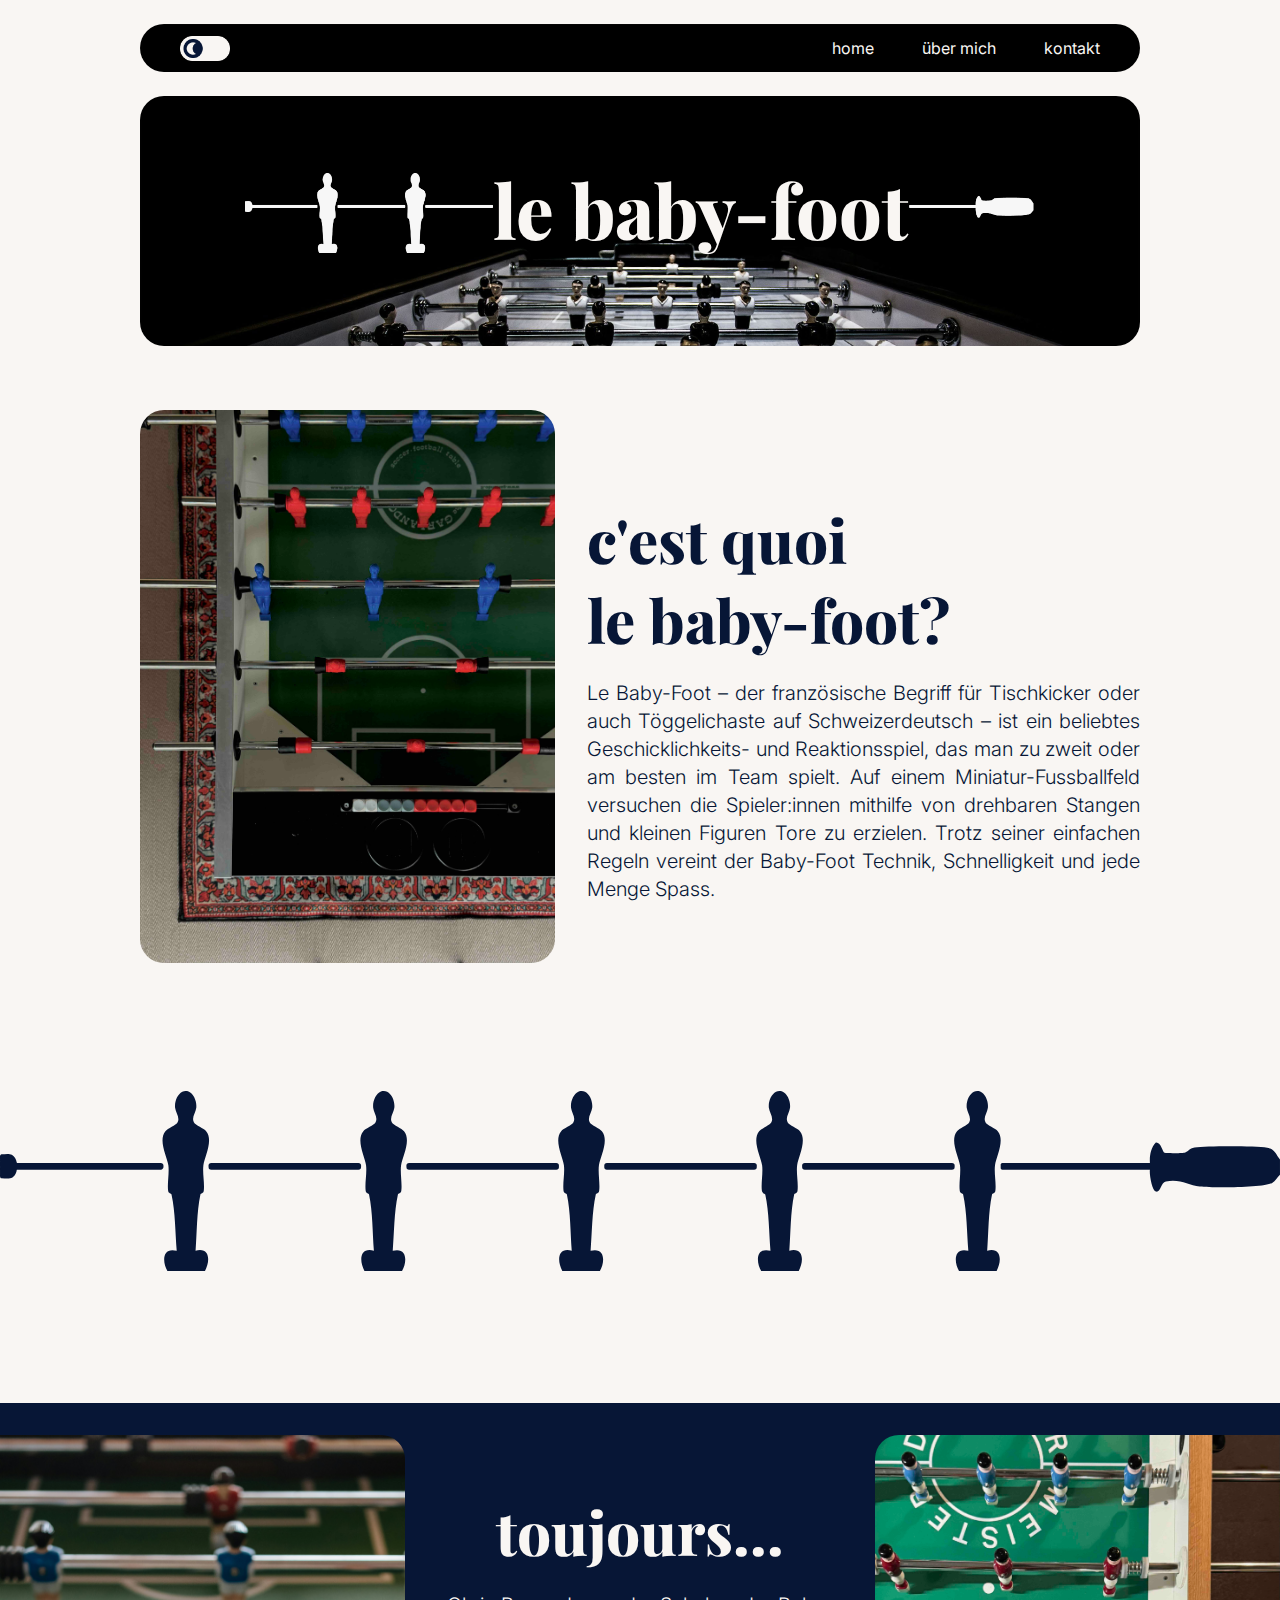
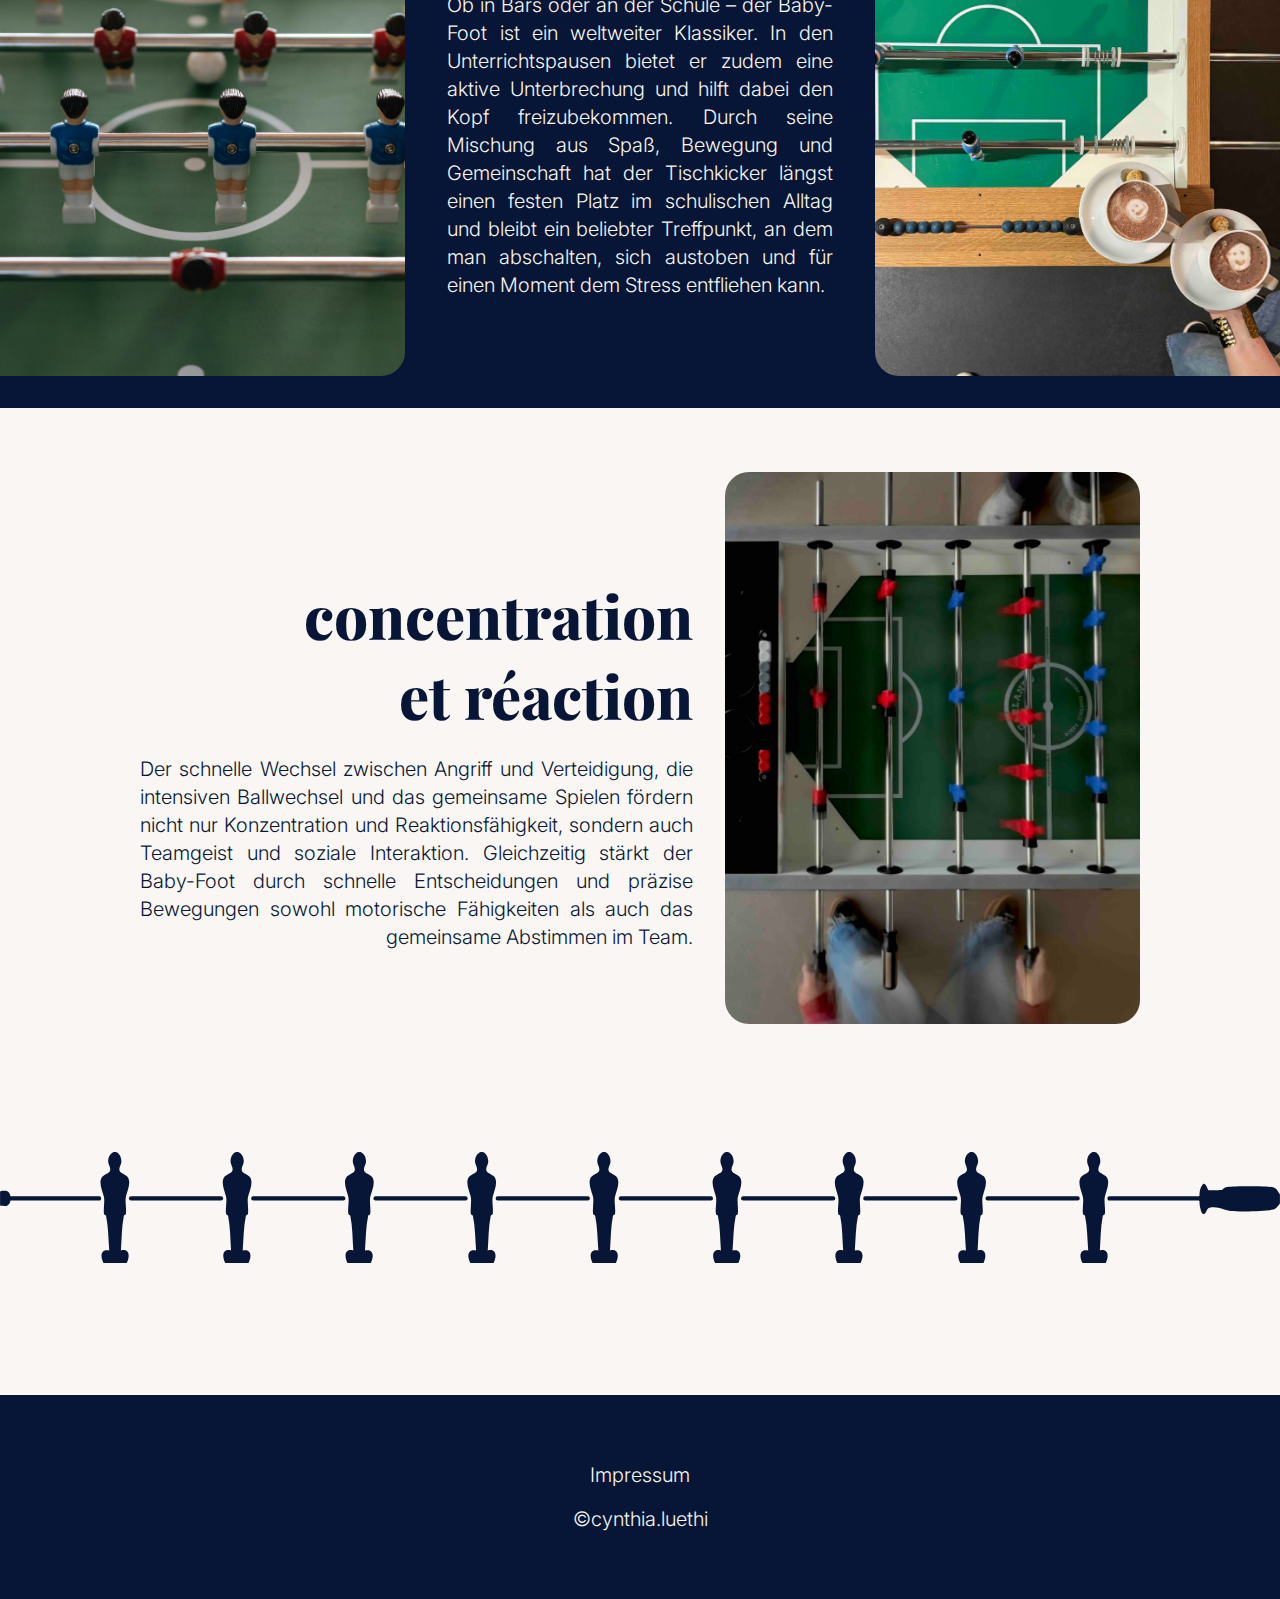
<file: index.html>
<!DOCTYPE html>
<html lang="de">
<head>
    <meta charset="UTF-8">
    <meta name="viewport" content="width=device-width, initial-scale=1.0">
    <title>le baby foot</title>
    <link rel="stylesheet" href="css/style.css">
</head>



<body>
    <div class="layout">
        <nav class="topnav">
            <img class="bg_img" src="img/home/header.jpg" alt="Hintergrund Navigationsleiste">
            <div class="mode-button"></div>
            <ul>
                <li><a href="index.html">home</a></li>
                <li><a href="ueber_mich.html">über mich</a></li>
                <li><a href="">kontakt</a></li>
            </ul>
        </nav>
        
        <header class="title">
            <img class="bg_img" src="img/home/header01.jpg" alt="Tischkicker">
            <div class="title_img">
                <img src="img/grafiken/header-02.png" alt="Kicker links">
            </div>
            <h1 class="babyfoot">le baby-foot</h1>
            <div class="title_img">
                <img src="img/grafiken/header-01.png" alt="Kicker rechts">
            </div>
        </header>

        <div class="quoi">
            <img src="img/home/teppich.jpg" alt="Tischkicker auf Teppich">
            <div class="textbox">
                <h2>c'est quoi <br>le baby-foot?</h2>
                <p>Le Baby-Foot – der französische Begriff für Tischkicker oder auch Töggelichaste auf Schweizerdeutsch – ist ein beliebtes Geschicklichkeits- und Reaktionsspiel, das man zu zweit oder am besten im Team spielt. Auf einem Miniatur-Fussballfeld versuchen die Spieler:innen mithilfe von drehbaren Stangen und kleinen Figuren Tore zu erzielen. Trotz seiner einfachen Regeln vereint der Baby-Foot Technik, Schnelligkeit und jede Menge Spass.</p>
            </div>
        </div>

        <img src="img/grafiken/5_toeggeli.svg" class="umbruch" alt="Tischkicker-Grafik">

        <div class="bluebox">
            <div class="toujours">
                <img id="nah_links" src="img/home/closeup.jpg" alt="Tischkciker Nachaufnahme">
                <div class="textbox">
                    <h2>toujours...</h2>
                    <p>Ob in Bars oder an der Schule – der Baby-Foot ist ein weltweiter Klassiker. In den Unterrichtspausen bietet er zudem eine aktive Unterbrechung und hilft dabei den Kopf freizubekommen. Durch seine Mischung aus Spaß, Bewegung und Gemeinschaft hat der Tischkicker längst einen festen Platz im schulischen Alltag und bleibt ein beliebter Treffpunkt, an dem man abschalten, sich austoben und für einen Moment dem Stress entfliehen kann.</p>
                </div>
                <img id="nah_rechts" src="img/home/coffee.jpg" alt="Tischkciker Nachaufnahme">
            </div>
        </div>

        <div class="concentration">
            <div class="textbox">
                <h2>concentration <br>et réaction</h2>
                <p>Der schnelle Wechsel zwischen Angriff und Verteidigung, die intensiven Ballwechsel und das gemeinsame Spielen fördern nicht nur Konzentration und Reaktionsfähigkeit, sondern auch Teamgeist und soziale Interaktion. Gleichzeitig stärkt der Baby-Foot durch schnelle Entscheidungen und präzise Bewegungen sowohl motorische Fähigkeiten als auch das gemeinsame Abstimmen im Team.</p>
            </div>
            <img src="img/home/action.jpg" alt="Tischkicker auf Teppich">
        </div>

        <img src="img/grafiken/9_toeggeli.svg" class="umbruch" alt="Tischkicker-Grafik">

    </div>

    <footer class="footer">
        <p class="impressum">Impressum</p> 
        <p>©cynthia.luethi</p>
    </footer>
 
    <script src="darkmode.js"></script>
</body>
</html>
</file>
<file: css/style.css>
@import url('https://fonts.googleapis.com/css2?family=Playfair+Display:ital,wght@0,400..900;1,400..900&display=swap');
@import url('https://fonts.googleapis.com/css2?family=Inter:ital,opsz,wght@0,14..32,100..900;1,14..32,100..900&family=Playfair+Display:ital,wght@0,400..900;1,400..900&display=swap');

:root {
    /* FARBEN LIGHT MODE */
    --wzub: #F9F6F3;
    --wzuw: #F9F6F3;
    --rzub: #F5C3CA;
    --rzur: #F5C3CA;
    --bzuw: #071636;
    --bzur: #071636;
    --bzub: #071636;
    
    /* ABSTÄNDE */
    --ga-xxlarge: 8rem;
    --ga-xlarge: 4rem;
    --ga-large: 3rem;
    --ga-medium: 2rem;
    --ga-small: 1.5rem;
    --ga-xsmall: 0.5rem;

    /* SCHRIFTEN */
    --f-title: "Playfair Display";
    --f-text: "Inter" 
}


/* DARK-MODE */

/* BUTTON */
    body.darkmode .mode-button {
        background-image: url(../img/grafiken/lightmode_button.png);
    }


/* FARBEN DARK MODE */
body.darkmode {
    --wzub: #071636;
    --wzuw: #F9F6F3;
    --rzub: #071636;
    --rzur: #F5C3CA;
    --bzuw: #F9F6F3;
    --bzur: #F5C3CA;
    --bzub: #071636;
}



/* xxx bruchts das??? */
html {
    scroll-behavior: smooth;
}

/* xxx bruchts das??? */
html * {
    box-sizing: border-box;
}

/* LE BABY-FOOT STARTSEITE */

body {
    display: flex;
    flex-direction: column;
    background-color: var(--wzub);
    font-family: serif;
    color: var(--bzuw);

    /* NÖTIG??? */
    min-height: 100vh;

    margin: 0;
}



/* SCHRIFTEN */

h1 {
    font-family: "Playfair Display";
    font-weight: 800;
}

h2 {
    font-family: "Playfair Display";
    font-weight: 800;
    margin-bottom: 0rem;
    font-size: 60px;
}

p {
    font-family: "Inter";
    font-weight: 300;
    font-size: 20px;

}


/* CLASSES */

.layout {
    max-width: 1000px;
    margin: 0 auto;
    width: 100%;
    align-items: center;
    justify-content: center;

    /* footer immer am unteren Bildschirmrand, egal wie wenig seiteninhalt */
    flex: 1;
}

.topnav {
    position: relative;
    overflow: hidden;

    display: flex;
    justify-content: space-between;
    align-items: center;

    font-family: var(--f-text);
    height: var(--ga-large);
    border-radius: var(--ga-small);

    margin: var(--ga-small) 0;

    padding: 0 40px;

    .bg_img {
        position: absolute;
        left: 0;

        width: 100%;
        height: 100%;
        object-fit: cover;
        object-position: top;

        z-index: -1;
    }

    ul {
        display: flex;
        list-style: none;
        gap: var(--ga-large);
        color: var(--wzuw);

        a {
            text-decoration: none;
            color: var(--primary);
            
            &:hover {
                color: var(--rzur);
            }

            /* xxx bruchi das??? */
            &.active {
                font-weight: bold;
            }
            &.active:hover {
                font-weight: bold;
            }
        }
    }

    .mode-button {
        height: 50px;
        width: 50px;
        /* damit sich de mode-button nie verchlinered */
        min-height: 50px;
        min-width: 50px;
        background-image: url(../img/grafiken/darkmode_button.png);
        /* bild ganz sichtbar */
        background-size: contain; 
        /* bild nur 1x */
        background-repeat: no-repeat;
        background-position: center;
        /* "klickbar" machen (bzw sieht so aus) */
        cursor: pointer;
    }


}



.title {
    display: flex;
    justify-content: center;
    align-items: center;

    position: relative;
    overflow: hidden;

    flex-wrap: nowrap;
    height: 250px;

    border-radius: var(--ga-small);

    margin-bottom: var(--ga-xlarge);

    .bg_img {
        position: absolute;
        top: 0;
        left: 50%;
        transform: translateX(-50%);

        /* nur breite wird so abgschnitte */
        width: 100%;
        height: 100%;
        object-fit: cover;

        z-index: -1;
    }
}



.title_img img {
    /* bruchts, damit de z-index funktioniert */
    position: relative;
    width: auto;
    height: 5rem;
    object-fit: contain;
    margin-bottom: 0.8rem;
}

.babyfoot {
    position: relative;
    margin: 0;
    color: var(--wzuw);
    white-space: nowrap;
    margin-bottom: 1.5rem;
    font-size: 75px;
}

.quoi {
    display: grid;
    grid-template-columns: 3fr 4fr;
    gap: var(--ga-medium);
    width: 100%;
    height:auto;
    align-items: center;
    margin-bottom: var(--ga-xxlarge);

    img {
        width: 100%;
        height: 100%;
        object-fit: cover;
        object-position: center;
        border-radius: var(--ga-small);
    }

    .textbox {
        display: flex;
        flex-direction: column;
        align-items: flex-start;
        justify-content: center;
        text-align: justify;
        /* zeilumbruch erlaubt */
        white-space: normal;


        color: var(--bzuw);
        p {
            font-family: var(--f-text);
            line-height: 1.4;
        }
    }
}

.umbruch {
    /* dasses bis ganz an rand vom viewport gaht */
    width: 100vw;
    position: relative;
    left: 50%;
    right: 50%;
    margin-left: -50vw;
    margin-right: -50vw;
    margin-bottom: var(--ga-xxlarge);
}

.bluebox {
    background-color: var(--bzur);
    width: 100vw;
    /* dasses ganz an rand vom viewport gaht */
    position: relative;
    left: 50%;
    right: 50%;
    margin-left: -50vw;
    margin-right: -50vw;

    padding: var(--ga-medium) 0;

    margin-bottom: var(--ga-xlarge);
        
    .toujours {
        /* bi handy no mache dasses underenand gaht??? */
        display: grid;
        grid-template-columns: 1fr 1fr 1fr;
        gap: var(--ga-medium);
        width: 100%;
        height: auto;
        align-items: center;  

        h2 {
            text-align: center;
        }


        img {
            width: 100%;
            aspect-ratio: 3 / 4;
            object-fit: cover;
            display: block;
        }

        .textbox {
            display: flex;
            flex-direction: column;
            justify-content: center;
            text-align: justify;
            /* zeilumbruch erlaubt */
            padding: 0 10px ;

            color: var(--wzub);
                
            h2 {
                margin: 0;
            }

            p {
                font-family: var(--f-text);
                line-height: 1.4;
            }
        }
    }       
}

.concentration {
    display: grid;
    grid-template-columns: 4fr 3fr;
    gap: var(--ga-medium);
    width: 100%;
    height:auto;
    align-items: center;
    margin-bottom: var(--ga-xxlarge);

    img {
        width: 100%;
        height: 100%;
        object-fit: cover;
        object-position: center;
        border-radius: var(--ga-small);

    }

    .textbox {
        display: flex;
        flex-direction: column;
        align-items: flex-end;
        justify-content: center;
        text-align: justify;
        text-align-last: right;
        /* zeilumbruch erlaubt */
        white-space: normal;

        color: var(--bzub);

        p {
            font-family: var(--f-text);
            line-height: 1.4;
        }
    }
}

.footer {
    display: flex;
    flex-direction: column;
    justify-content: center;
    align-items: center;
    

    width: 100vw;
    padding: var(--ga-large) 0;
    margin: 0;

    background-color: var(--bzur);
    color: var(--wzub);

    .impressum {
        margin-bottom: var(--ga-xxsmall);
        cursor: pointer;
        &:hover {
            color: var(--rzur);
        }
    }
}

/* MOBILE (responsive!!!) */


@media (max-width: 1000px) {
    .layout {
        max-width: 700px;
    }
    .topnav {
        margin: var(--ga-xsmall) 0;
    }
    h2 {
        font-size: 50px;
    }
    p {
        font-size: 18px;
    }
    .title {
        margin-bottom: var(--ga-large);
    }
    .babyfoot{
        font-size: 60px;
    }
    .title_img img{
        height: 4rem;
    }
    .quoi {
        margin-bottom: var(--ga-large);
    }
    .bluebox{
        padding: var(--ga-large) 0 ;
    }
    .bluebox .toujours img {
        aspect-ratio: 1 / 2;
    }
    .umbruch {
        margin-bottom: var(--ga-large);
    }
   
}

@media (max-width: 768px) {
    .layout {
        max-width: 500px;
        padding: 0 var(--ga-xsmall)
    }
    .topnav {

        display: flex;
        flex-wrap: nowrap;
        justify-content: space-between;
        align-items: center;
        padding: 0 var(--ga-small);
        
    }
    h2 {
        font-size: 40px;
    }
    p {
        font-size: 16px;
    }
    .title {
        margin-bottom: var(--ga-xsmall);
    }
    .title_img img{
        height: 2rem;
    }
    .babyfoot{
        font-size: 40px;
    }
    h2 {
        font-size: 30px;
    }
    .quoi {
        grid-template-columns: 1fr;
        grid-template-rows: auto auto;
        height: auto;
        margin-bottom: var(--ga-large);

        h2 {
            text-align: center;
        }

        .textbox {
            order: 1;
            align-items: center;
            text-align: justify;
            /* damit de text i de mobile version sich ned über de gaaanz bildschrim zieht */
            padding: 0 var(--ga-xlarge);
        }

        .textbox br {
            /* zum kein umbruch ha i de mobil version */
            display: none;
        }

        img {
            /* damits bild nachem text chunnt */
            order: 2;
            aspect-ratio: auto;
            height: auto;
        }
    }

    .bluebox{
        padding: var(--ga-large) var(--ga-small) var(--ga-xsmall) var(--ga-small);
        display: flex;
        justify-content: center;

        .toujours {
            display: flex;
            flex-direction: column;
            height: auto;
            margin-bottom: var(--ga-large);
            max-width: 500px;
            padding: 0 var(--ga-large);


            .textbox {
                order: 1;
                align-items: center;
                text-align: justify;

            }
            img {
                order: 2;
                border-radius: var(--ga-small);
                aspect-ratio: 3 / 2;
                object-fit: cover;
                object-position: 30% 70%;
            }
            #nah_links {
                display: none;
            }
        }
    }


    .umbruch {
        margin-bottom: var(--ga-large);
    }

    .concentration {
        grid-template-columns: 1fr;
        grid-template-rows: auto auto;
        height: auto;
        margin-bottom: var(--ga-large);

        

        .textbox {
            order: 1;
            display: flex;
            flex-direction: column;
            align-items: center;
            text-align: justify;
            /* damit de text i de mobile version sich ned über de gaaanz bildschrim zieht */
            padding: 0 var(--ga-xlarge);
            text-align-last: left;
            
            h2 {
                text-align: center;
            }
        }

        .textbox br {
            /* zum kein umbruch ha i de mobil version */
            display: none;
        }

        img {
            /* damits bild nachem text chunnt */
            order: 2;
            aspect-ratio: auto;
            height: auto;
        }
    }

    
}

/* ID */

#nah_links {
    border-top-right-radius: var(--ga-small);
    border-bottom-right-radius: var(--ga-small);
}

#nah_rechts {
    border-top-left-radius: var(--ga-small);
    border-bottom-left-radius: var(--ga-small);
}



/* ÜBER MICH */

#kuh {

}
</file>
